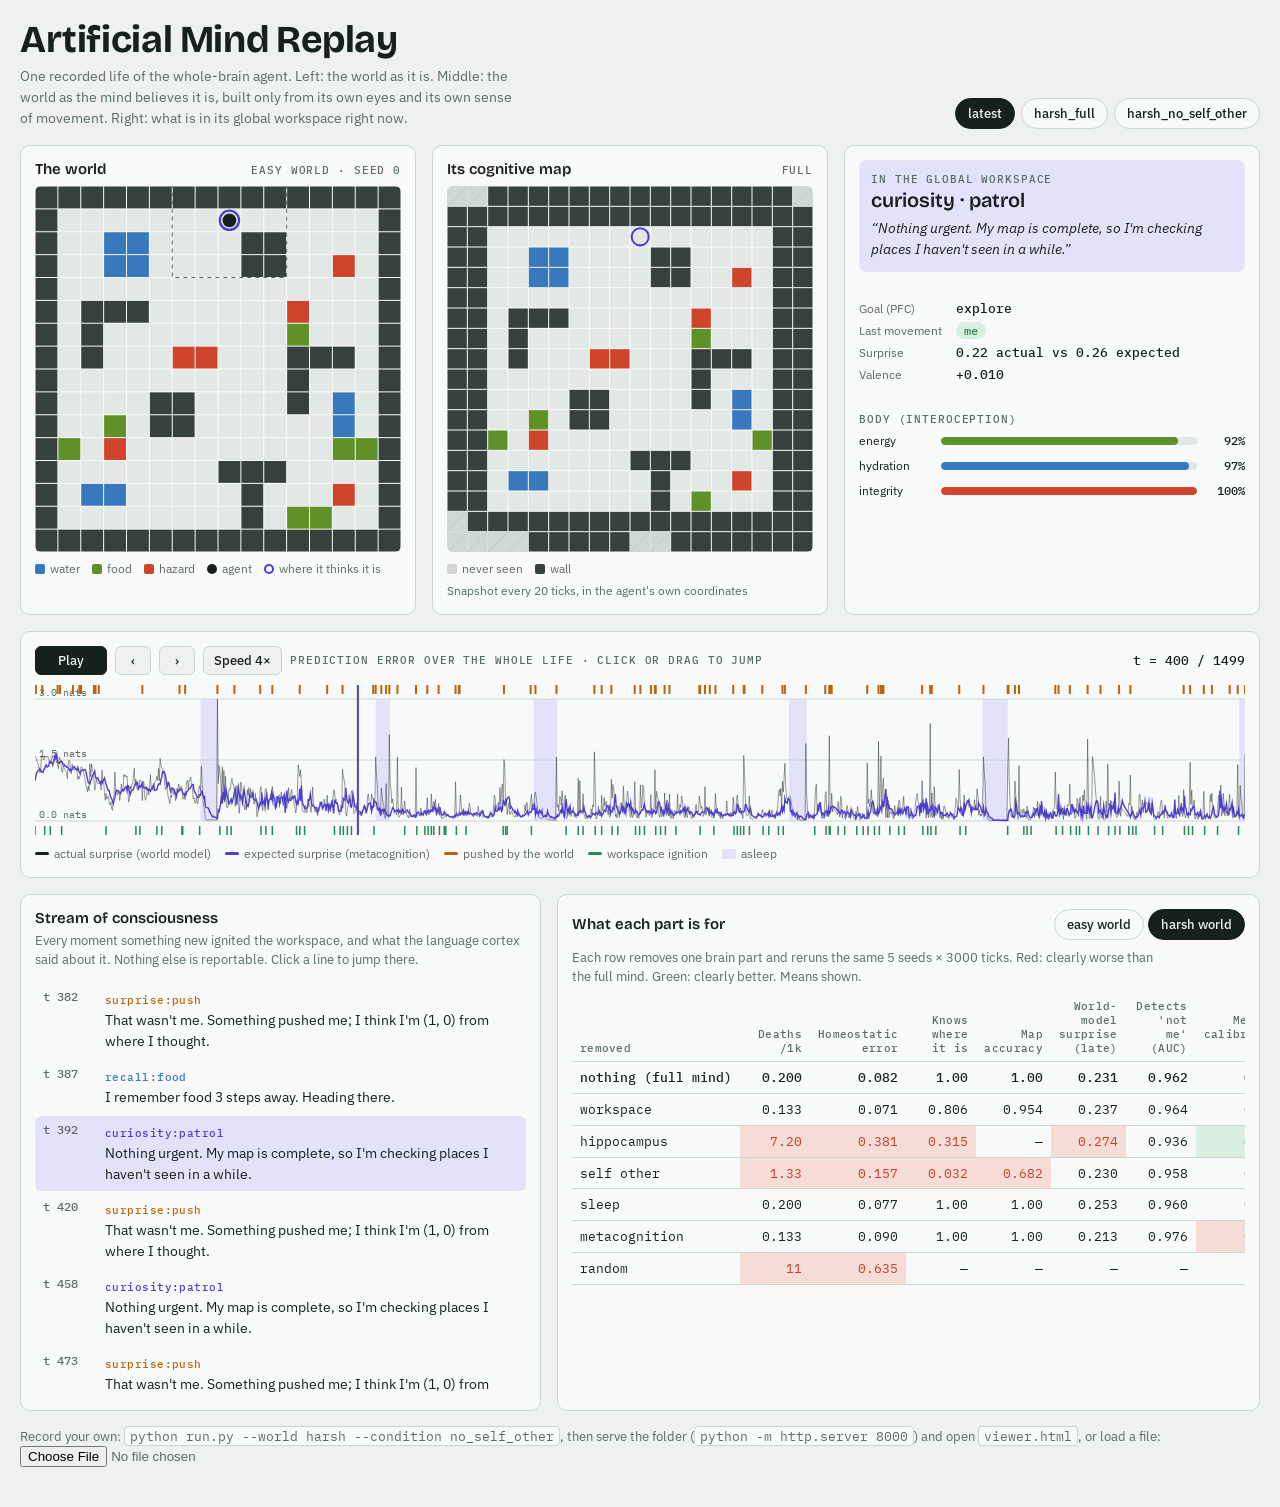
<file: viewer.html>
<!doctype html>
<meta charset="utf-8">
<title>Artificial Mind Replay</title>
<meta name="viewport" content="width=device-width, initial-scale=1, viewport-fit=cover">
<meta name="claude:viewport-fit-sides" content="cover">
<link rel="preconnect" href="https://fonts.googleapis.com">
<link rel="preconnect" href="https://fonts.gstatic.com" crossorigin>
<link rel="stylesheet" href="https://fonts.googleapis.com/css2?family=Bricolage+Grotesque:opsz,wght@12..96,500;12..96,700&family=IBM+Plex+Sans:wght@400;500;600&family=IBM+Plex+Mono:wght@400;500&display=swap">
<style>
/* Layout: a recording bench. Two maps side by side (the world as it is / the world as the mind
   believes it is), the mind's inner state beside them, one long electrophysiology-style trace
   under all three, then the stream of consciousness and the ablation evidence. */
:root {
  --bg: #eef1f0; --panel: #f8faf9; --ink: #16201d; --muted: #5b6b66; --line: #cbd5d1;
  --accent: #4b3fd1; --accent-soft: #e4e2fb; --warn: #b9650f; --warn-soft: #f7e6d2;
  --good: #2c8556; --bad: #c2412a; --bad-soft: #f6dcd6; --good-soft: #d9efe2;
  --c-empty: #e2e8e6; --c-wall: #36413e; --c-water: #3878bd; --c-food: #5f9128; --c-hazard: #cf452c;
  --c-unknown: #d0d8d5; --c-hatch: #bfc9c5;
  --f-display: "Bricolage Grotesque", "Avenir Next", "Segoe UI", sans-serif;
  --f-body: "IBM Plex Sans", "Segoe UI", system-ui, sans-serif;
  --f-mono: "IBM Plex Mono", ui-monospace, "SFMono-Regular", Menlo, monospace;
  color-scheme: light;
}
@media (prefers-color-scheme: dark) {
  :root:not([data-theme="light"]) {
    --bg: #0f1514; --panel: #161e1d; --ink: #e3ebe8; --muted: #8fa19b; --line: #2a3533;
    --accent: #958dff; --accent-soft: #26244a; --warn: #f0a24a; --warn-soft: #3a2a17;
    --good: #5cc28b; --bad: #ff7a61; --bad-soft: #3d1f1a; --good-soft: #17322a;
    --c-empty: #1f2927; --c-wall: #5a6965; --c-water: #4a90dd; --c-food: #86b84a; --c-hazard: #ef5a3f;
    --c-unknown: #121918; --c-hatch: #1d2624; color-scheme: dark;
  }
}
:root[data-theme="dark"] {
  --bg: #0f1514; --panel: #161e1d; --ink: #e3ebe8; --muted: #8fa19b; --line: #2a3533;
  --accent: #958dff; --accent-soft: #26244a; --warn: #f0a24a; --warn-soft: #3a2a17;
  --good: #5cc28b; --bad: #ff7a61; --bad-soft: #3d1f1a; --good-soft: #17322a;
  --c-empty: #1f2927; --c-wall: #5a6965; --c-water: #4a90dd; --c-food: #86b84a; --c-hazard: #ef5a3f;
  --c-unknown: #121918; --c-hatch: #1d2624; color-scheme: dark;
}
* { box-sizing: border-box; }
html, body { margin: 0; }
body {
  background: var(--bg); color: var(--ink); font: 14px/1.5 var(--f-body);
  padding-left: max(16px, env(safe-area-inset-left, 0px));
  padding-right: max(16px, env(safe-area-inset-right, 0px));
  padding-block: 20px 40px;
}
.wrap { max-width: 1240px; margin: 0 auto; display: grid; gap: 16px; }
header { display: flex; flex-wrap: wrap; gap: 12px 24px; align-items: end; justify-content: space-between; }
h1 { font: 700 clamp(26px, 4vw, 38px)/1.05 var(--f-display); margin: 0; letter-spacing: -0.01em; text-wrap: balance; }
.sub { color: var(--muted); max-width: 62ch; margin: 6px 0 0; }
.runs { display: flex; flex-wrap: wrap; gap: 6px; align-items: center; }
.chip-btn {
  font: 500 13px var(--f-body); border: 1px solid var(--line); background: var(--panel); color: var(--ink);
  padding: 6px 12px; border-radius: 999px; cursor: pointer;
}
.chip-btn[aria-pressed="true"] { background: var(--ink); color: var(--bg); border-color: var(--ink); }
.chip-btn:focus-visible, button:focus-visible, input:focus-visible { outline: 2px solid var(--accent); outline-offset: 2px; }
.label { font: 500 11px var(--f-mono); letter-spacing: 0.08em; text-transform: uppercase; color: var(--muted); }
.panel { background: var(--panel); border: 1px solid var(--line); border-radius: 10px; padding: 14px; min-width: 0; }
.bench { display: grid; gap: 16px; grid-template-columns: 1fr 1fr 1.05fr; }
@media (max-width: 960px) { .bench { grid-template-columns: 1fr 1fr; } .inside { grid-column: 1 / -1; } }
@media (max-width: 560px) { .bench { grid-template-columns: 1fr; } }
.map-head { display: flex; justify-content: space-between; gap: 8px; align-items: baseline; margin-bottom: 8px; }
.map-head h2, .panel h2 { font: 600 15px var(--f-display); margin: 0; }
canvas.grid { width: 100%; aspect-ratio: 1; display: block; border-radius: 6px; max-width: 100%; }
.legend { display: flex; flex-wrap: wrap; gap: 4px 12px; margin-top: 8px; color: var(--muted); font-size: 12px; }
.legend i { display: inline-block; width: 10px; height: 10px; border-radius: 2px; margin-right: 5px; vertical-align: -1px; }
.inside { display: grid; gap: 14px; align-content: start; }
.ws { border-radius: 8px; padding: 12px; background: var(--accent-soft); transition: box-shadow .2s; }
.ws.flash { box-shadow: 0 0 0 3px var(--accent); }
.ws .content { font: 600 20px/1.2 var(--f-display); margin-top: 2px; overflow-wrap: anywhere; }
.ws .speech { margin-top: 6px; font-style: italic; }
.facts { display: grid; grid-template-columns: auto 1fr; gap: 4px 14px; align-items: baseline; }
.facts dt { color: var(--muted); font-size: 12px; }
.facts dd { margin: 0; font: 500 13px var(--f-mono); font-variant-numeric: tabular-nums; overflow-wrap: anywhere; }
.pill { display: inline-block; padding: 1px 8px; border-radius: 999px; font: 500 12px var(--f-mono); }
.pill.self { background: var(--good-soft); color: var(--good); }
.pill.external { background: var(--warn-soft); color: var(--warn); }
.pill.sleep { background: var(--accent-soft); color: var(--accent); }
.pill.reborn { background: var(--bad-soft); color: var(--bad); }
.bars { display: grid; gap: 7px; }
.bar { display: grid; grid-template-columns: 74px 1fr 40px; gap: 8px; align-items: center; font-size: 12px; }
.bar .track { height: 8px; background: var(--c-empty); border-radius: 4px; overflow: hidden; }
.bar .fill { height: 100%; border-radius: 4px; transition: width .1s linear; }
.bar span:last-child { font: 500 12px var(--f-mono); text-align: right; font-variant-numeric: tabular-nums; }
.trace { display: grid; gap: 10px; }
.controls { display: flex; flex-wrap: wrap; gap: 8px; align-items: center; }
.controls button {
  font: 500 13px var(--f-body); border: 1px solid var(--line); background: var(--bg); color: var(--ink);
  border-radius: 6px; padding: 5px 10px; cursor: pointer; min-width: 36px;
}
.controls button.primary { background: var(--ink); color: var(--bg); border-color: var(--ink); min-width: 72px; }
.controls .t { font: 500 13px var(--f-mono); margin-left: auto; font-variant-numeric: tabular-nums; }
#timeline { width: 100%; height: 150px; display: block; cursor: crosshair; touch-action: none; }
.keyrow { display: flex; flex-wrap: wrap; gap: 4px 14px; font-size: 12px; color: var(--muted); }
.keyrow i { display: inline-block; width: 14px; height: 3px; margin-right: 5px; vertical-align: 3px; border-radius: 2px; }
.lower { display: grid; gap: 16px; grid-template-columns: minmax(0, 1fr) minmax(0, 1.35fr); }
@media (max-width: 960px) { .lower { grid-template-columns: 1fr; } }
.stream { list-style: none; margin: 8px 0 0; padding: 0; max-height: 420px; overflow-y: auto; display: grid; gap: 2px; }
.stream li button {
  all: unset; box-sizing: border-box; width: 100%; display: grid; grid-template-columns: 52px 1fr; gap: 10px;
  padding: 6px 8px; border-radius: 6px; cursor: pointer;
}
.stream li button:hover { background: var(--bg); }
.stream li button:focus-visible { outline: 2px solid var(--accent); }
.stream li.now button { background: var(--accent-soft); }
.stream .tt { font: 500 12px var(--f-mono); color: var(--muted); font-variant-numeric: tabular-nums; }
.stream .kind { font: 500 11px var(--f-mono); letter-spacing: .04em; }
.k-need { color: var(--good); } .k-percept, .k-recall { color: var(--c-water); } .k-threat { color: var(--bad); }
.k-surprise { color: var(--warn); } .k-curiosity { color: var(--accent); }
.table-scroll { overflow-x: auto; margin-top: 8px; }
table { border-collapse: collapse; width: 100%; font-size: 12.5px; }
th, td { padding: 6px 8px; text-align: right; border-bottom: 1px solid var(--line); white-space: nowrap; }
th:first-child, td:first-child { text-align: left; }
th { font: 500 11px var(--f-mono); color: var(--muted); letter-spacing: .03em; vertical-align: bottom; white-space: normal; min-width: 70px; }
td { font-family: var(--f-mono); font-variant-numeric: tabular-nums; }
td.worse { background: var(--bad-soft); color: var(--bad); }
td.better { background: var(--good-soft); color: var(--good); }
tr.full td { font-weight: 500; }
.note { color: var(--muted); font-size: 12.5px; max-width: 75ch; margin: 10px 0 0; }
.world-toggle { display: inline-flex; gap: 4px; }
.empty { color: var(--muted); padding: 24px 0; }
footer { color: var(--muted); font-size: 12.5px; }
footer code { font-family: var(--f-mono); background: var(--panel); border: 1px solid var(--line); border-radius: 4px; padding: 1px 5px; }
@media (prefers-reduced-motion: reduce) { .ws, .bar .fill { transition: none; } }
</style>

<div class="wrap">
  <header>
    <div>
      <h1>Artificial Mind Replay</h1>
      <p class="sub">One recorded life of the whole-brain agent. Left: the world as it is. Middle: the world as the mind believes it is, built only from its own eyes and its own sense of movement. Right: what is in its global workspace right now.</p>
    </div>
    <div class="runs" id="runs" role="group" aria-label="Recorded run"></div>
  </header>

  <section class="bench">
    <div class="panel">
      <div class="map-head"><h2>The world</h2><span class="label" id="worldLabel">truth</span></div>
      <canvas class="grid" id="worldCanvas" width="480" height="480" aria-label="True world state"></canvas>
      <div class="legend">
        <span><i style="background:var(--c-water)"></i>water</span>
        <span><i style="background:var(--c-food)"></i>food</span>
        <span><i style="background:var(--c-hazard)"></i>hazard</span>
        <span><i style="background:var(--ink);border-radius:50%"></i>agent</span>
        <span><i style="border:2px solid var(--accent);border-radius:50%"></i>where it thinks it is</span>
      </div>
    </div>
    <div class="panel">
      <div class="map-head"><h2>Its cognitive map</h2><span class="label" id="mapLabel">belief</span></div>
      <canvas class="grid" id="mapCanvas" width="480" height="480" aria-label="Agent's own map"></canvas>
      <div class="legend">
        <span><i style="background:var(--c-unknown);border:1px solid var(--line)"></i>never seen</span>
        <span><i style="background:var(--c-wall)"></i>wall</span>
        <span>Snapshot every 20 ticks, in the agent's own coordinates</span>
      </div>
    </div>
    <div class="panel inside">
      <div class="ws" id="ws">
        <div class="label">In the global workspace</div>
        <div class="content" id="wsContent">—</div>
        <div class="speech" id="wsSpeech"></div>
      </div>
      <dl class="facts">
        <dt>Goal (PFC)</dt><dd id="fGoal">—</dd>
        <dt>Last movement</dt><dd id="fAgency">—</dd>
        <dt>Surprise</dt><dd id="fSurprise">—</dd>
        <dt>Valence</dt><dd id="fValence">—</dd>
      </dl>
      <div>
        <div class="label" style="margin-bottom:6px">Body (interoception)</div>
        <div class="bars" id="bars"></div>
      </div>
    </div>
  </section>

  <section class="panel trace">
    <div class="controls">
      <button class="primary" id="play" type="button">Play</button>
      <button id="back" type="button" aria-label="Step back">‹</button>
      <button id="fwd" type="button" aria-label="Step forward">›</button>
      <button id="speed" type="button">Speed 4×</button>
      <span class="label">Prediction error over the whole life · click or drag to jump</span>
      <span class="t" id="tLabel">t = 0</span>
    </div>
    <canvas id="timeline" height="150" aria-label="Timeline of surprise"></canvas>
    <div class="keyrow">
      <span><i style="background:var(--ink)"></i>actual surprise (world model)</span>
      <span><i style="background:var(--accent)"></i>expected surprise (metacognition)</span>
      <span><i style="background:var(--warn)"></i>pushed by the world</span>
      <span><i style="background:var(--good)"></i>workspace ignition</span>
      <span><i style="background:var(--accent-soft);height:10px;vertical-align:-1px"></i>asleep</span>
    </div>
  </section>

  <section class="lower">
    <div class="panel">
      <h2>Stream of consciousness</h2>
      <p class="note" style="margin-top:4px">Every moment something new ignited the workspace, and what the language cortex said about it. Nothing else is reportable. Click a line to jump there.</p>
      <ul class="stream" id="stream"></ul>
    </div>
    <div class="panel">
      <div class="map-head" style="flex-wrap:wrap">
        <h2>What each part is for</h2>
        <div class="world-toggle" id="worldToggle" role="group" aria-label="World"></div>
      </div>
      <p class="note" style="margin-top:4px" id="ablationNote">Each row removes one brain part and reruns the same worlds and seeds. Red: clearly worse than the full mind. Green: clearly better.</p>
      <div class="table-scroll"><table id="ablation"></table></div>
    </div>
  </section>

  <footer>
    Record your own: <code>python run.py --world harsh --condition no_self_other</code>, then serve the folder (<code>python -m http.server 8000</code>) and open <code>viewer.html</code>, or load a file:
    <input type="file" id="file" accept=".json" aria-label="Load a replay file">
  </footer>
</div>

<!--EMBED-->
<script>
(() => {
  const TYPES = ["empty", "wall", "food", "water", "hazard"];
  const css = n => getComputedStyle(document.documentElement).getPropertyValue(n).trim();
  const $ = id => document.getElementById(id);
  let runs = (window.MIND_RUNS || []).slice();
  let results = window.MIND_RESULTS || null;
  let run = null, t = 0, playing = false, speedIdx = 1, lastTs = 0, acc = 0, mapIdx = [];
  const SPEEDS = [1, 4, 16, 48];
  let resultsWorld = "harsh";

  function colors() {
    return {
      empty: css("--c-empty"), wall: css("--c-wall"), food: css("--c-food"), water: css("--c-water"),
      hazard: css("--c-hazard"), unknown: css("--c-unknown"), hatch: css("--c-hatch"), ink: css("--ink"),
      accent: css("--accent"), warn: css("--warn"), good: css("--good"), muted: css("--muted"),
      line: css("--line"), panel: css("--panel"), accentSoft: css("--accent-soft"), bad: css("--bad")
    };
  }
  let C = colors();
  matchMedia("(prefers-color-scheme: dark)").addEventListener("change", () => { C = colors(); draw(); drawTimeline(); });
  new MutationObserver(() => { C = colors(); draw(); drawTimeline(); }).observe(document.documentElement, { attributes: true, attributeFilter: ["data-theme"] });

  function fitCanvas(cv) {
    const r = cv.getBoundingClientRect(), d = window.devicePixelRatio || 1;
    const w = Math.max(10, Math.round(r.width * d)), h = Math.max(10, Math.round(r.height * d));
    if (cv.width !== w || cv.height !== h) { cv.width = w; cv.height = h; }
    return [w, h, d];
  }

  // ---------------------------------------------------------------- run setup
  function setRuns() {
    const box = $("runs"); box.innerHTML = "";
    runs.forEach((r, i) => {
      const b = document.createElement("button");
      b.className = "chip-btn"; b.type = "button"; b.textContent = r.label;
      b.setAttribute("aria-pressed", String(run === r));
      b.onclick = () => load(i);
      box.appendChild(b);
    });
  }
  function load(i) {
    run = runs[i]; playing = false; $("play").textContent = "Play";
    const fr = run.data.frames;
    t = Math.min(400, fr.length - 1);  // open mid-life, with a map already built
    mapIdx = new Int32Array(fr.length); let last = 0;
    fr.forEach((f, k) => { if (f.map) last = k; mapIdx[k] = last; });
    const m = run.data.meta;
    $("worldLabel").textContent = `${m.world} world · seed ${m.seed}`;
    $("mapLabel").textContent = m.condition.replace(/_/g, " ");
    setRuns(); buildStream(); drawTimeline(); draw();
  }

  // -------------------------------------------------------------- the world
  function drawGrid(cv, rows, cellOf, overlay) {
    const [w, h] = fitCanvas(cv); const g = cv.getContext("2d");
    const R = rows.length, Cn = rows[0].length, s = Math.min(w / Cn, h / R);
    const ox = (w - s * Cn) / 2, oy = (h - s * R) / 2;
    g.clearRect(0, 0, w, h);
    for (let y = 0; y < R; y++) for (let x = 0; x < Cn; x++) {
      const type = cellOf(y, x);
      const px = ox + x * s, py = oy + y * s;
      if (type === "unknown") {
        g.fillStyle = C.unknown; g.fillRect(px, py, s, s);
        g.strokeStyle = C.hatch; g.lineWidth = 1; g.beginPath();
        g.moveTo(px, py + s); g.lineTo(px + s, py); g.stroke();
      } else {
        g.fillStyle = C[type]; g.fillRect(px + 0.5, py + 0.5, s - 1, s - 1);
      }
    }
    overlay && overlay(g, s, ox, oy);
  }
  function dot(g, s, ox, oy, y, x, fill, ring) {
    const cx = ox + (x + 0.5) * s, cy = oy + (y + 0.5) * s;
    g.beginPath(); g.arc(cx, cy, s * (ring ? 0.42 : 0.3), 0, Math.PI * 2);
    if (ring) { g.lineWidth = Math.max(2, s * 0.1); g.strokeStyle = fill; g.stroke(); }
    else { g.fillStyle = fill; g.fill(); }
  }
  function draw() {
    if (!run) return;
    const D = run.data, f = D.frames[t], L = D.layout;
    const food = new Set(f.food.map(p => p[0] * 100 + p[1]));
    drawGrid($("worldCanvas"), L, (y, x) => food.has(y * 100 + x) ? "food" : TYPES[L[y][x]], (g, s, ox, oy) => {
      // view window
      g.strokeStyle = C.muted; g.setLineDash([4, 4]); g.lineWidth = 1;
      g.strokeRect(ox + (f.pos[1] - 2) * s, oy + (f.pos[0] - 2) * s, 5 * s, 5 * s); g.setLineDash([]);
      if (f.pushed) { g.fillStyle = C.warn; g.globalAlpha = .35; g.fillRect(ox + f.pos[1] * s, oy + f.pos[0] * s, s, s); g.globalAlpha = 1; }
      dot(g, s, ox, oy, f.pos[0], f.pos[1], f.sleeping ? C.accent : C.ink, false);
      if (f.belief && f.anchor) dot(g, s, ox, oy, f.belief[0] + f.anchor[0], f.belief[1] + f.anchor[1], C.accent, true);
    });
    const snap = D.frames[mapIdx[t]].map, [my, mx] = D.map_origin;
    const MAPT = { ".": "unknown", "0": "empty", "1": "wall", "2": "food", "3": "water", "4": "hazard" };
    drawGrid($("mapCanvas"), snap, (y, x) => MAPT[snap[y][x]], (g, s, ox, oy) => {
      if (f.belief) dot(g, s, ox, oy, f.belief[0] - my, f.belief[1] - mx, C.accent, true);
    });
    inside(f);
    $("tLabel").textContent = `t = ${f.t} / ${D.frames.length - 1}`;
    markStream();
    drawPlayhead();
  }

  // ---------------------------------------------------------- inner state
  const BODY = [["energy", "--c-food"], ["hydration", "--c-water"], ["integrity", "--c-hazard"]];
  $("bars").innerHTML = BODY.map(([n]) => `<div class="bar"><span>${n}</span><div class="track"><div class="fill" id="b-${n}"></div></div><span id="v-${n}"></span></div>`).join("");
  let lastReportIdx = [];
  function inside(f) {
    const D = run.data;
    $("wsContent").textContent = f.sleeping ? "asleep: no broadcast" : (f.broadcast ? f.broadcast.replace(":", " · ") : "nothing ignited");
    $("ws").classList.toggle("flash", !!f.ignited);
    const ri = lastReportIdx[t];
    $("wsSpeech").textContent = ri >= 0 ? `“${D.frames[ri].report}”` : "";
    $("fGoal").textContent = f.sleeping ? "sleep (hippocampal replay)" : (f.goal || "—");
    const ag = f.died ? "reborn" : f.sleeping ? "sleep" : (f.external ? "external" : "self");
    $("fAgency").innerHTML = `<span class="pill ${ag}">${ag === "self" ? "me" : ag === "external" ? "not me" : ag}</span>${f.pushed ? ' <span style="color:var(--muted);font-family:var(--f-body)">(truth: pushed)</span>' : ""}`;
    $("fSurprise").textContent = f.surprise == null ? "—" : `${f.surprise.toFixed(2)} actual vs ${f.expected.toFixed(2)} expected`;
    $("fValence").textContent = (f.valence >= 0 ? "+" : "") + f.valence.toFixed(3);
    BODY.forEach(([n, c], i) => {
      const v = f.body[i];
      const el = $("b-" + n); el.style.width = (v * 100).toFixed(1) + "%"; el.style.background = `var(${c})`;
      $("v-" + n).textContent = Math.round(v * 100) + "%";
    });
  }

  // ------------------------------------------------------------- timeline
  let tlCache = null;
  function drawTimeline() {
    if (!run) return;
    const cv = $("timeline"); const [w, h, d] = fitCanvas(cv);
    const g = cv.getContext("2d"); const fr = run.data.frames, n = fr.length;
    g.clearRect(0, 0, w, h);
    const top = 14 * d, bot = h - 14 * d, X = i => (i / (n - 1)) * w;
    let ymax = 0; fr.forEach(f => { if (f.surprise != null) ymax = Math.max(ymax, f.surprise, f.expected); });
    ymax = Math.min(ymax, 4) || 1;
    const Y = v => bot - (Math.min(v, ymax) / ymax) * (bot - top);
    // sleep bands
    g.fillStyle = C.accentSoft;
    let s0 = -1;
    fr.forEach((f, i) => {
      if (f.sleeping && s0 < 0) s0 = i;
      if ((!f.sleeping || i === n - 1) && s0 >= 0) { g.fillRect(X(s0), top, X(i) - X(s0), bot - top); s0 = -1; }
    });
    // gridlines
    g.strokeStyle = C.line; g.lineWidth = 1; g.font = `${10 * d}px IBM Plex Mono, monospace`; g.fillStyle = C.muted;
    [0, ymax / 2, ymax].forEach(v => { g.beginPath(); g.moveTo(0, Y(v)); g.lineTo(w, Y(v)); g.stroke(); g.fillText(v.toFixed(1) + " nats", 4 * d, Y(v) - 3 * d); });
    // lines
    const line = (key, color, width) => {
      g.strokeStyle = color; g.lineWidth = width * d; g.beginPath(); let started = false;
      fr.forEach((f, i) => { if (f[key] == null) return; const x = X(i), y = Y(f[key]); started ? g.lineTo(x, y) : g.moveTo(x, y); started = true; });
      g.stroke();
    };
    g.globalAlpha = 0.55; line("surprise", C.ink, 0.8); g.globalAlpha = 1;
    line("expected", C.accent, 1.4);
    // markers
    fr.forEach((f, i) => {
      if (f.pushed) { g.fillStyle = C.warn; g.fillRect(X(i) - d, 0, 2 * d, 9 * d); }
      if (f.ignited) { g.fillStyle = C.good; g.fillRect(X(i) - d * 0.75, h - 9 * d, 1.5 * d, 9 * d); }
      if (f.died) { g.fillStyle = C.bad; g.fillRect(X(i) - d, 0, 2 * d, h); }
    });
    tlCache = g.getImageData(0, 0, w, h);
    drawPlayhead();
  }
  function drawPlayhead() {
    if (!tlCache || !run) return;
    const cv = $("timeline"), g = cv.getContext("2d");
    g.putImageData(tlCache, 0, 0);
    const n = run.data.frames.length, x = (t / (n - 1)) * cv.width, d = window.devicePixelRatio || 1;
    g.fillStyle = C.accent; g.fillRect(x - d, 0, 2 * d, cv.height);
  }
  function seekFromEvent(e) {
    const r = $("timeline").getBoundingClientRect();
    const frac = Math.min(1, Math.max(0, (e.clientX - r.left) / r.width));
    t = Math.round(frac * (run.data.frames.length - 1)); draw();
  }
  let dragging = false;
  $("timeline").addEventListener("pointerdown", e => { if (!run) return; dragging = true; $("timeline").setPointerCapture(e.pointerId); seekFromEvent(e); });
  $("timeline").addEventListener("pointermove", e => { if (dragging) seekFromEvent(e); });
  $("timeline").addEventListener("pointerup", () => { dragging = false; });

  // ------------------------------------------------------------ the stream
  let streamItems = [];
  function buildStream() {
    const fr = run.data.frames, ul = $("stream"); ul.innerHTML = "";
    lastReportIdx = new Int32Array(fr.length); let last = -1;
    streamItems = [];
    fr.forEach((f, i) => {
      if (f.report) last = i;
      lastReportIdx[i] = last;
      if (f.ignited && f.report) {
        const kind = (f.broadcast || "").split(":")[0];
        const li = document.createElement("li");
        li.innerHTML = `<button type="button"><span class="tt">t ${f.t}</span><span><span class="kind k-${kind}">${f.broadcast}</span><br>${f.report}</span></button>`;
        li.querySelector("button").onclick = () => { t = i; playing = false; $("play").textContent = "Play"; draw(); };
        ul.appendChild(li); streamItems.push([i, li]);
      }
    });
    if (!streamItems.length) ul.innerHTML = '<li class="empty">No workspace ignitions in this run.</li>';
  }
  let lastMarked = null;
  function markStream() {
    let cur = null;
    for (const [i, li] of streamItems) { if (i <= t) cur = li; else break; }
    if (cur === lastMarked) return;
    lastMarked && lastMarked.classList.remove("now");
    if (cur) {
      cur.classList.add("now");
      const ul = $("stream"), top = cur.offsetTop - ul.offsetTop;
      if (top < ul.scrollTop || top > ul.scrollTop + ul.clientHeight - 40) ul.scrollTop = top - ul.clientHeight / 3;
    }
    lastMarked = cur;
  }

  // ----------------------------------------------------------- ablations
  function buildAblation() {
    const tb = $("ablation"), tog = $("worldToggle");
    if (!results) { tb.innerHTML = '<tr><td class="empty">Run <code>python experiments.py</code> to fill this table.</td></tr>'; return; }
    const worlds = Object.keys(results.summary);
    if (!worlds.includes(resultsWorld)) resultsWorld = worlds[0];
    tog.innerHTML = "";
    worlds.forEach(w => {
      const b = document.createElement("button"); b.className = "chip-btn"; b.type = "button"; b.textContent = w + " world";
      b.setAttribute("aria-pressed", String(w === resultsWorld)); b.onclick = () => { resultsWorld = w; buildAblation(); };
      tog.appendChild(b);
    });
    const S = results.summary[resultsWorld], M = results.metrics, full = S.full;
    const fmt = v => v == null ? "—" : Math.abs(v) >= 10 ? v.toFixed(0) : v.toFixed(Math.abs(v) < 1 ? 3 : 2);
    let html = "<thead><tr><th>removed</th>" + M.map(m => `<th>${m[1]}</th>`).join("") + "</tr></thead><tbody>";
    Object.keys(S).forEach(c => {
      html += `<tr class="${c === "full" ? "full" : ""}"><td>${c === "full" ? "nothing (full mind)" : c.replace(/^no_/, "").replace(/_/g, " ")}</td>`;
      M.forEach(([k, , dir]) => {
        const v = S[c][k], f0 = full[k];
        let cls = "";
        if (c !== "full" && v && f0) {
          const diff = v.mean - f0.mean, spread = Math.max(v.sd, f0.sd, Math.abs(f0.mean) * 0.05, 1e-3);
          const sig = Math.abs(diff) > 1.5 * spread;
          if (sig) cls = (dir === "lower") === (diff > 0) ? "worse" : "better";
        }
        html += `<td class="${cls}">${v ? fmt(v.mean) : "—"}</td>`;
      });
      html += "</tr>";
    });
    tb.innerHTML = html + "</tbody>";
    $("ablationNote").textContent = `Each row removes one brain part and reruns the same ${results.seeds} seeds × ${results.steps} ticks. Red: clearly worse than the full mind. Green: clearly better. Means shown.`;
  }

  // ------------------------------------------------------------ playback
  function loop(ts) {
    if (playing && run) {
      const dt = Math.min(200, ts - (lastTs || ts)); acc += dt * SPEEDS[speedIdx] * 10 / 1000;
      const steps = Math.floor(acc); acc -= steps;
      if (steps) { t = Math.min(run.data.frames.length - 1, t + steps); draw(); if (t === run.data.frames.length - 1) { playing = false; $("play").textContent = "Play"; } }
    }
    lastTs = ts; requestAnimationFrame(loop);
  }
  requestAnimationFrame(loop);
  $("play").onclick = () => { if (!run) return; if (t >= run.data.frames.length - 1) t = 0; playing = !playing; $("play").textContent = playing ? "Pause" : "Play"; };
  $("back").onclick = () => { if (run) { t = Math.max(0, t - 1); draw(); } };
  $("fwd").onclick = () => { if (run) { t = Math.min(run.data.frames.length - 1, t + 1); draw(); } };
  $("speed").onclick = () => { speedIdx = (speedIdx + 1) % SPEEDS.length; $("speed").textContent = `Speed ${SPEEDS[speedIdx]}×`; };
  document.addEventListener("keydown", e => {
    if (e.target.closest("input, button")) return;
    if (e.key === " ") { e.preventDefault(); $("play").click(); }
    if (e.key === "ArrowRight") $("fwd").click();
    if (e.key === "ArrowLeft") $("back").click();
  });
  window.addEventListener("resize", () => { drawTimeline(); draw(); });

  $("file").addEventListener("change", async e => {
    const file = e.target.files[0]; if (!file) return;
    try {
      const data = JSON.parse(await file.text());
      if (data.summary) { results = data; buildAblation(); return; }
      runs.push({ label: file.name.replace(/\.json$/, ""), data }); load(runs.length - 1);
    } catch (err) { $("stream").innerHTML = `<li class="empty">Could not read ${file.name}: ${err.message}</li>`; }
  });

  async function boot() {
    if (!runs.length) {
      for (const name of ["latest", "harsh_full", "harsh_no_self_other"]) {
        try { const r = await fetch(`runs/${name}.json`); if (r.ok) runs.push({ label: name, data: await r.json() }); } catch (_) {}
      }
    }
    if (!results) { try { const r = await fetch("results/results.json"); if (r.ok) results = await r.json(); } catch (_) {} }
    buildAblation();
    if (runs.length) load(0);
    else $("stream").innerHTML = '<li class="empty">No replay found. Run <code>python run.py</code>, serve this folder, and reload, or load a file below.</li>';
  }
  boot();
})();
</script>
</file>
